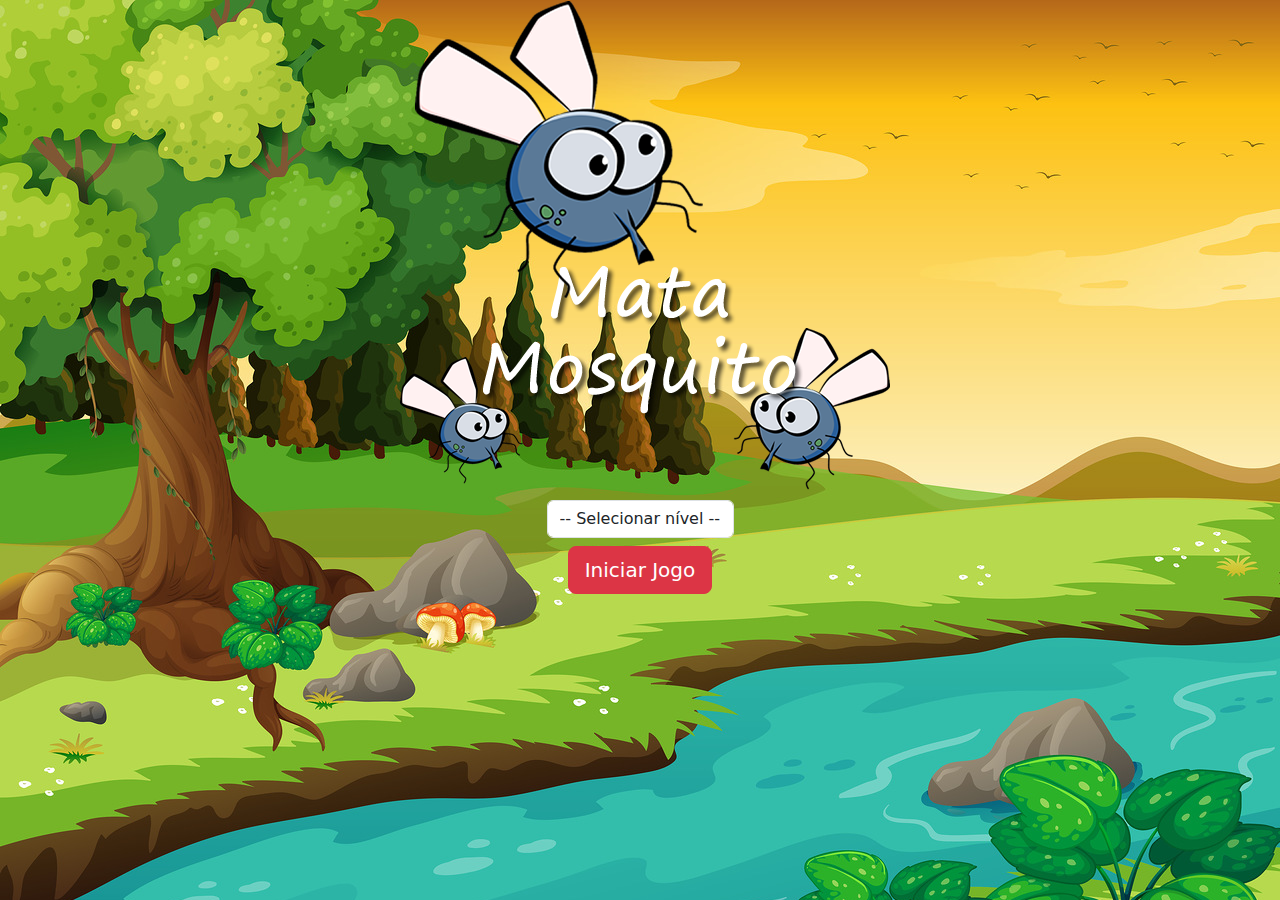
<file: index.html>
<!DOCTYPE html>
<html lang="pt-br">

<head>
    <meta charset="UTF-8">
    <meta name="viewport" content="width=device-width, initial-scale=1.0">
    <title>Mata Mosca</title>

    <link href="https://cdn.jsdelivr.net/npm/bootstrap@5.3.3/dist/css/bootstrap.min.css" rel="stylesheet"
        integrity="sha384-QWTKZyjpPEjISv5WaRU9OFeRpok6YctnYmDr5pNlyT2bRjXh0JMhjY6hW+ALEwIH" crossorigin="anonymous">

    <link rel="stylesheet" href="style.css" />

    <script>
        function iniciarJogo() {
            var nivel = document.getElementById('nivel').value;

            if (nivel === '') {
                alert('Selecione um nível para iniciar o jogo');
                return false;
            }

            window.location.href = "app.html?" + nivel;
        }
    </script>
</head>

<body>
    <div class="container">
        <div class="row">
            <div class="col">
                <div class="d-flex justify-content-center">
                    <img src="img/game.png" alt="Game Image">
                </div>
            </div>
        </div>

        <div class="row">
            <div class="col">
                <div class="d-flex justify-content-center">
                    <div class="mb-2">
                        <select name="" id="nivel" class="form-control">
                            <option value=""> -- Selecionar nível --</option>
                            <option value="normal">Normal</option>
                            <option value="dificil">Difícil</option>
                            <option value="hard">Hard</option>
                            <option value="chucknorris">Chuck Norris</option>
                        </select>
                    </div>
                </div>
            </div>
        </div>

        <div class="row">
            <div class="col">
                <div class="d-flex justify-content-center">
                    <button type="button" class="btn btn-danger btn-lg" onclick="iniciarJogo()">Iniciar Jogo</button>
                </div>
            </div>
        </div>
    </div>
</body>

</html>
</file>
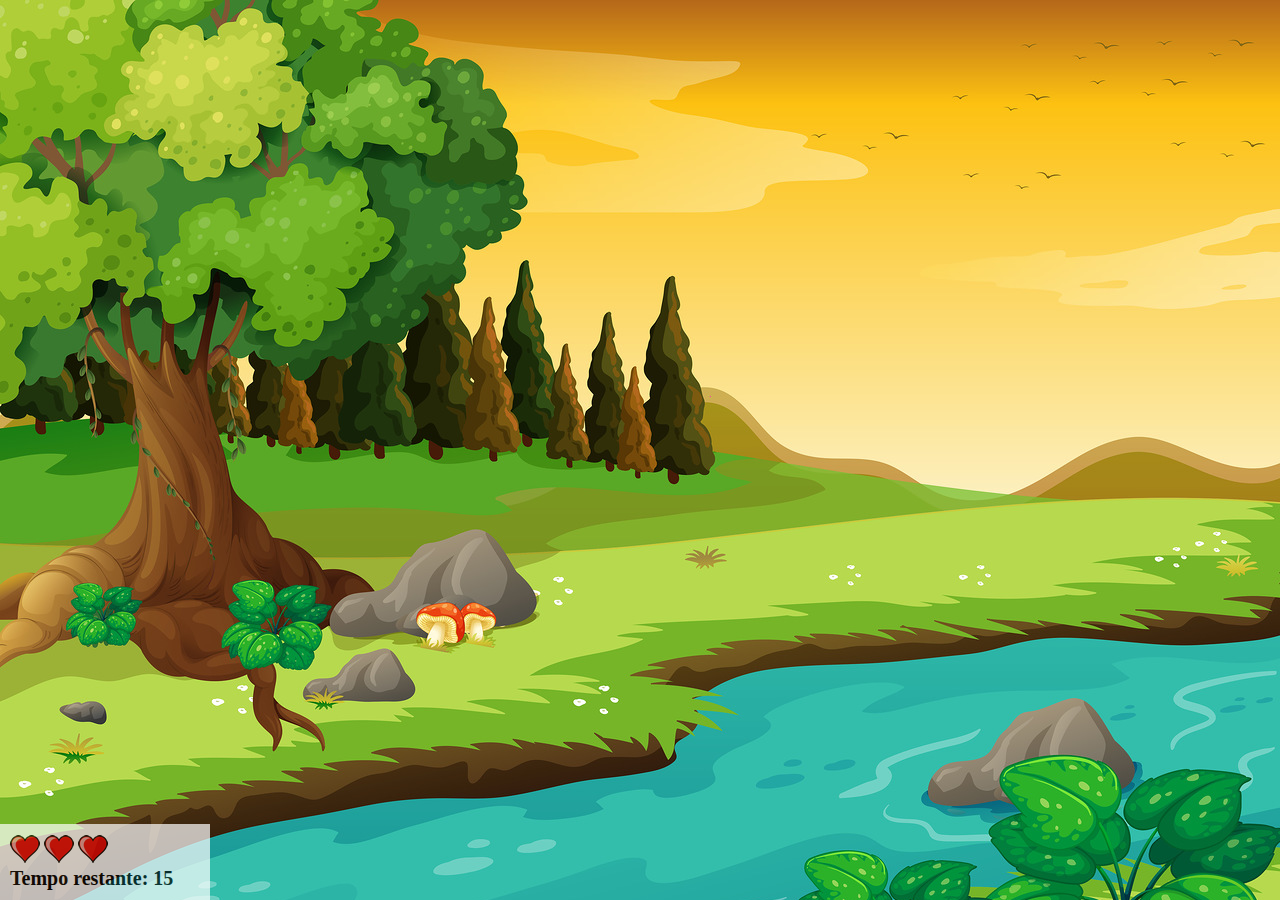
<file: app.html>
<!DOCTYPE html>
<html lang="pt-br">

<head>
    <meta charset="UTF-8">
    <meta name="viewport" content="width=device-width, initial-scale=1.0">
    <title>Mata Mosca</title>

    <link rel="stylesheet" href="style.css" />
    <script src="game.js"></script>
</head>

<body onresize="ajustaTamanhoPalcoJogo()">
    <div class="painel">
        <div class="vidas">
            <img id="v1" src="img/coracao_cheio.png" />
            <img id="v2" src="img/coracao_cheio.png" />
            <img id="v3" src="img/coracao_cheio.png" />
        </div>

        <div class="cronometro">Tempo restante: <span id="cronometro"></span></div>
    </div>

    <script>
        document.getElementById('cronometro').innerHTML = tempo

        var criaMosquito = setInterval(function () {
            posicaoRandomica()
        }, criaMosquitoTempo)
    </script>
</body>

</html>
</file>
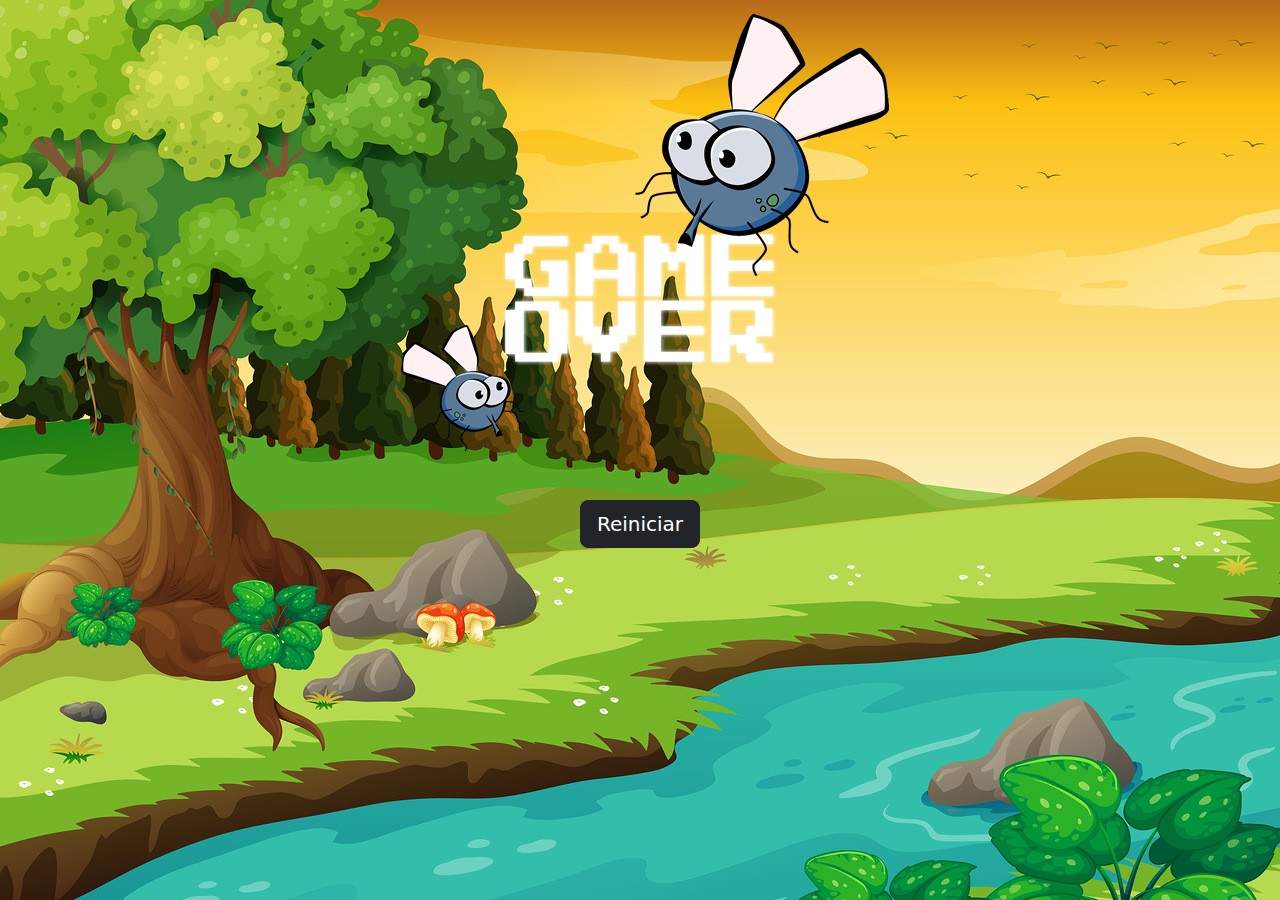
<file: game_over.html>
<!DOCTYPE html>
<html lang="pt-br">

<head>
	<meta charset="UTF-8">
	<meta name="viewport" content="width=device-width, initial-scale=1.0">
	<title>Game Over</title>

	<link href="https://cdn.jsdelivr.net/npm/bootstrap@5.3.3/dist/css/bootstrap.min.css" rel="stylesheet"
		integrity="sha384-QWTKZyjpPEjISv5WaRU9OFeRpok6YctnYmDr5pNlyT2bRjXh0JMhjY6hW+ALEwIH" crossorigin="anonymous">

	<link rel="stylesheet" href="style.css" />
</head>

<body>

	<div class="container">
		<div class="row">
			<div class="col">
				<div class="d-flex justify-content-center">
					<img src="img/game_over.png" />
				</div>
			</div>
		</div>


		<div class="row">
			<div class="col">
				<div class="d-flex justify-content-center">
					<button type="button" class="btn btn-dark btn-lg" onclick="window.location.href = 'index.html' ">Reiniciar</button>
				</div>
			</div>
		</div>
	</div>

</body>

</html>
</file>
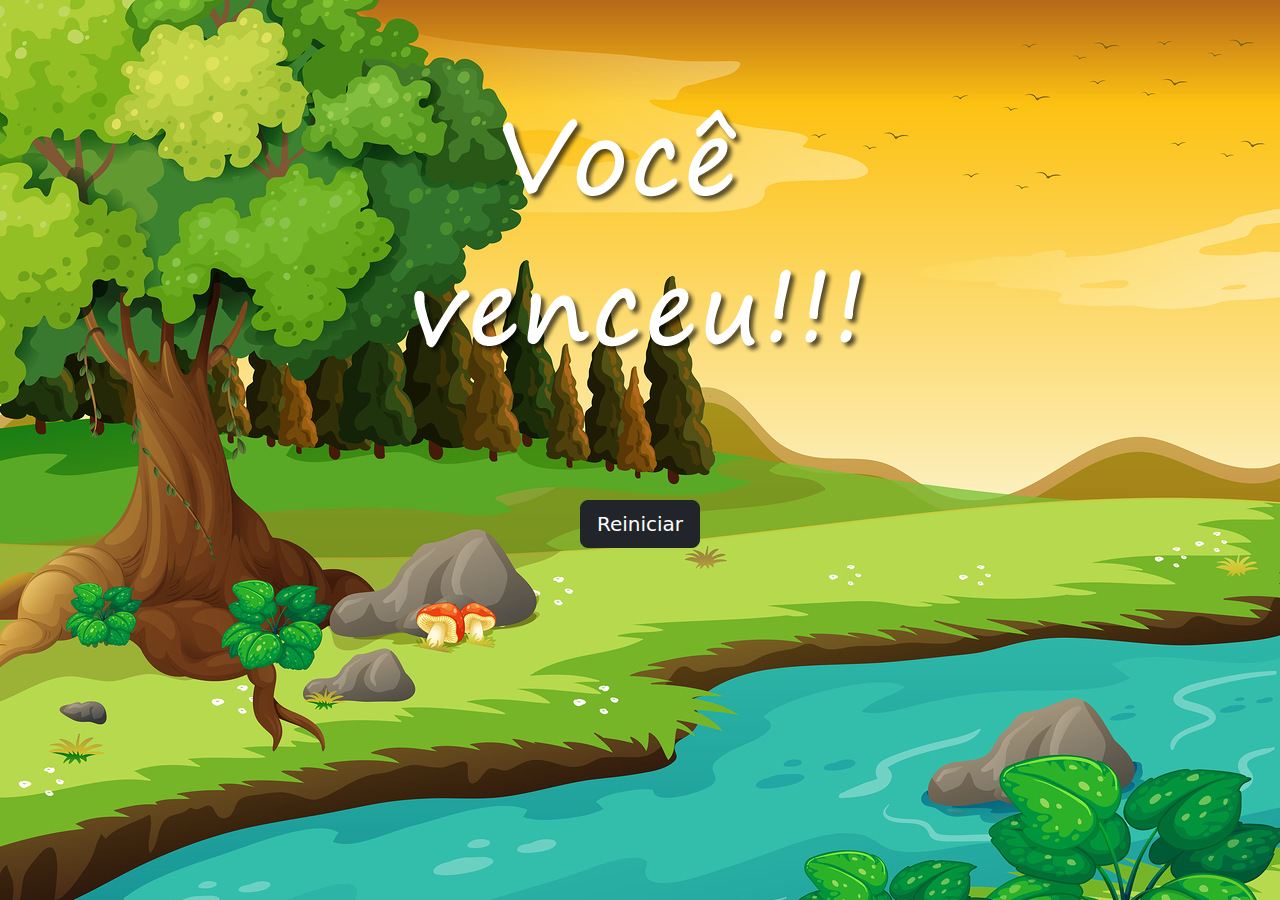
<file: vitoria.html>
<!DOCTYPE html>
<html lang="pt-br">

<head>
	<meta charset="UTF-8">
	<meta name="viewport" content="width=device-width, initial-scale=1.0">
	<title>Vitória</title>

	<link href="https://cdn.jsdelivr.net/npm/bootstrap@5.3.3/dist/css/bootstrap.min.css" rel="stylesheet"
		integrity="sha384-QWTKZyjpPEjISv5WaRU9OFeRpok6YctnYmDr5pNlyT2bRjXh0JMhjY6hW+ALEwIH" crossorigin="anonymous">

	<link rel="stylesheet" href="style.css" />
</head>

<body>
	<div class="container">
		<div class="row">
			<div class="col">
				<div class="d-flex justify-content-center">
					<img src="img/vitoria.png" alt="">
				</div>
			</div>
		</div>
		<div class="row">
			<div class="col">
				<div class="d-flex justify-content-center">
					<button type="button" class="btn btn-dark btn-lg"
						onclick="window.location.href = 'index.html' ">Reiniciar</button>
				</div>
			</div>
		</div>
	</div>

</body>

</html>
</file>
<file: style.css>
html {
	cursor: url(img/cursor.png) 30 30, auto;
}

body {
	background-image: url(img/bg.jpg);
	background-repeat: no-repeat;
	background-size: 100%;
}

.mosquito1 {
	width: 50px;
	height: 50px;
}

.mosquito2 {
	width: 70px;
	height: 70px;
}

.mosquito3 {
	width: 90px;
	height: 90px;
}

.ladoB {
	transform: scaleX(-1);
}

.painel {
	position: absolute;
	width: 190px;
	padding: 10px;
	left: 0px;
	bottom: 0px;
	border-top: solid 1px #fff;
	background-color: #fff;
	opacity: 0.7;
}

.vidas {
	float: left;
}

.cronometro {
	float: left;
	font-size: 20px;
	font-weight: bold;
}
</file>
